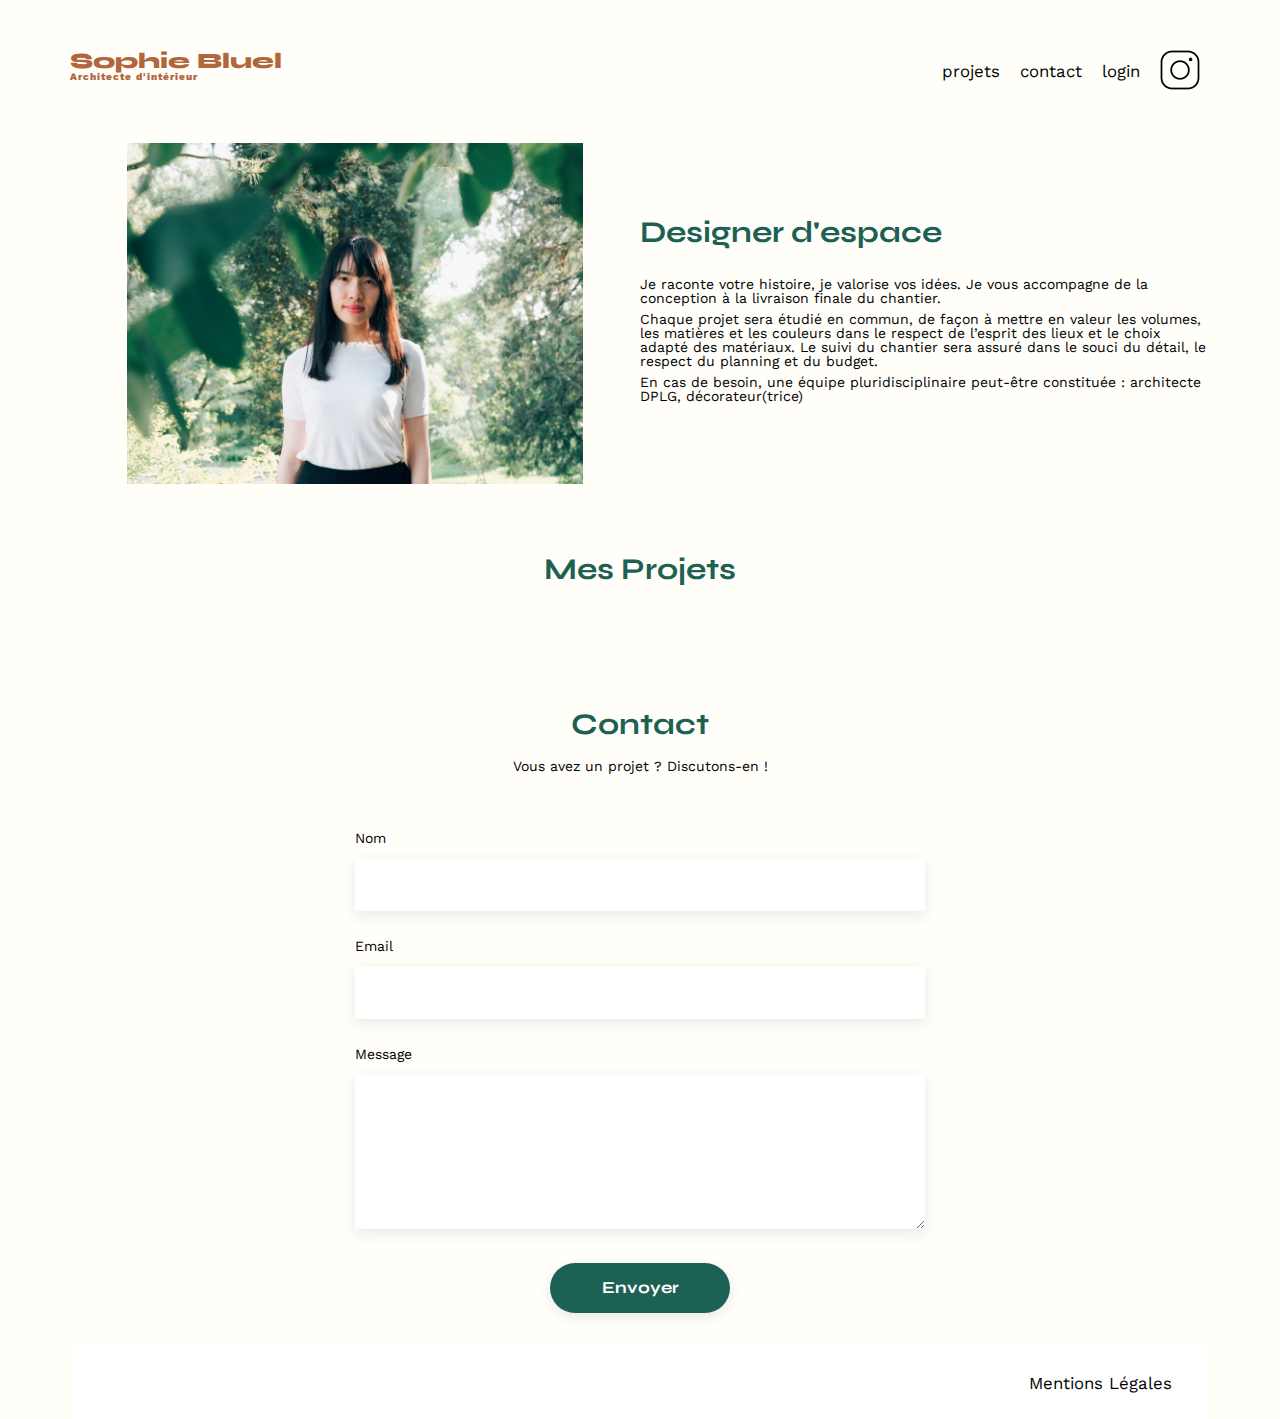
<file: index.html>
<!DOCTYPE html>
<html lang="fr">

<head>
	<meta charset="UTF-8">
	<title>Sophie Bluel - Architecte d'intérieur</title>
	<meta name="viewport" content="width=device-width, initial-scale=1.0">
	<link rel="preconnect" href="https://fonts.googleapis.com">
	<link rel="preconnect" href="https://fonts.gstatic.com" crossorigin>
	<link href="https://fonts.googleapis.com/css2?family=Syne:wght@700;800&family=Work+Sans&display=swap"
		rel="stylesheet">
	<meta name="description" content="">
	<link rel="stylesheet" href="https://cdnjs.cloudflare.com/ajax/libs/font-awesome/6.2.1/css/all.min.css"
		integrity="sha512-MV7K8+y+gLIBoVD59lQIYicR65iaqukzvf/nwasF0nqhPay5w/9lJmVM2hMDcnK1OnMGCdVK+iQrJ7lzPJQd1w=="
		crossorigin="anonymous" referrerpolicy="no-referrer">
	<link rel="stylesheet" href="./assets/style.css">
</head>

<body>
	<div class="edition-bar">

	</div>
	<header>
		<h1>Sophie Bluel <span>Architecte d'intérieur</span></h1>
		<nav>
			<ul>
				<li>projets</li>
				<li>contact</li>
				<li><a class="li-link" href="./login.html">login</a></li>
				<li><img src="./assets/icons/instagram.png" alt="Instagram"></li>
			</ul>
		</nav>
	</header>
	<main>
		<section id="introduction">
			<figure>
				<img src="./assets/images/sophie-bluel.png" alt="">
			</figure>
			<article>
				<h2>Designer d'espace</h2>
				<p>Je raconte votre histoire, je valorise vos idées. Je vous accompagne de la conception à la livraison
					finale du chantier.</p>
				<p>Chaque projet sera étudié en commun, de façon à mettre en valeur les volumes, les matières et les
					couleurs dans le respect de l’esprit des lieux et le choix adapté des matériaux. Le suivi du
					chantier sera assuré dans le souci du détail, le respect du planning et du budget.</p>
				<p>En cas de besoin, une équipe pluridisciplinaire peut-être constituée : architecte DPLG,
					décorateur(trice)</p>
			</article>
		</section>
		<section id="portfolio">
			<div class="project_title">
				<h2>Mes Projets</h2>
				<i class="fa-regular fa-pen-to-square iconTitle"></i>
				<a class="modify">Modifier</a>
			</div>
			<div class="buttons">
			</div>
			<div class="gallery">

			</div>
		</section>
		<section id="contact">
			<h2>Contact</h2>
			<p>Vous avez un projet ? Discutons-en !</p>
			<form action="#" method="post">
				<label for="name">Nom</label>
				<input type="text" name="name" id="name">
				<label for="email">Email</label>
				<input type="email" name="email" id="email">
				<label for="message">Message</label>
				<textarea name="message" id="message" cols="30" rows="10"></textarea>
				<input type="submit" value="Envoyer">
			</form>
		</section>
		<div id="modal" class="modal modalModif">
			<span class="close">&#10006;</span>
			<h2 class="modalTitle">Galerie Photo</h2>
			<div class="gallery modalGallery"></div>
			<hr class="separator">
			<div class="buttonModalContainer">
				<input id="addPhotoButton" type="submit" value="Ajouter une photo">
			</div>
			<p class="deleteGallery">Supprimer la galerie</p>
		</div>
		<div id="modal" class="modal modalAjout">
			<span class="close">&#10006;</span>
			<h2 class="modalTitle">Ajout photo</h2>
			<form class="formAjout" action="#" method="post">
				<label for="fileAjout"><i class="fa-regular fa-image"></i></label>
				<input class="fileInput" type="file" name="myInput" accept="image/*" required>
				<label for="titleAjout">Titre</label>
				<input type="text" name="titleAjout" id="titleAjout">
				<label for="catAjout">Catégorie</label>
				<select name="catAjout" id="catAjout">
				
				</select>
			</form>
			<hr class="separator">
			<div class="buttonModalContainer">
				<input id="addPhotoButton" type="submit" value="Valider">
			</div>
		</div>
	</main>

	<footer>
		<nav>
			<ul>
				<li>Mentions Légales</li>
			</ul>
		</nav>
	</footer>
	<script src="./script.js"></script>
</body>

</html>
</file>
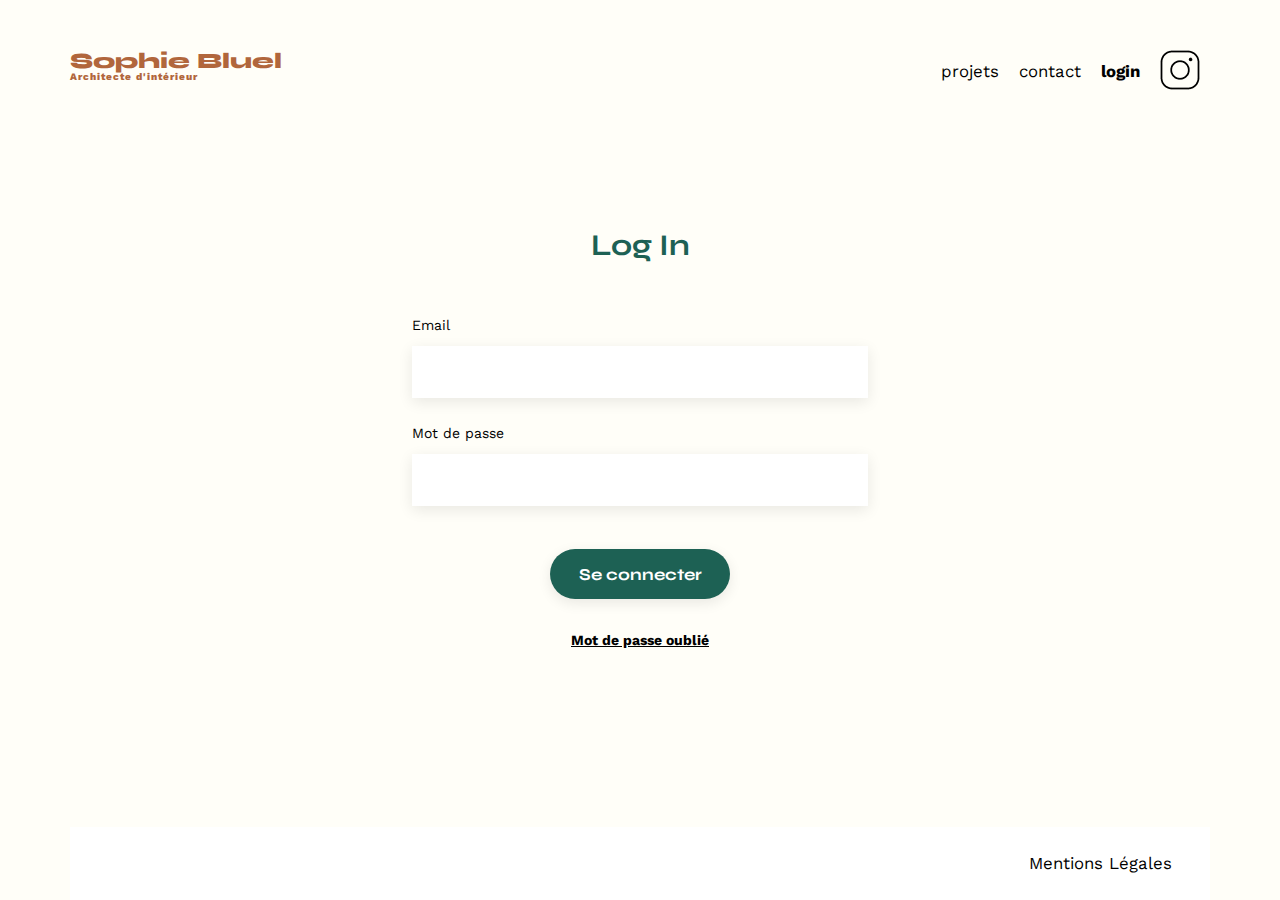
<file: login.html>
<!DOCTYPE html>
<html lang="fr">
<head>
	<meta charset="UTF-8">
	<title>Sophie Bluel - Architecte d'intérieur</title>
	<meta name="viewport" content="width=device-width, initial-scale=1.0">
	<link rel="preconnect" href="https://fonts.googleapis.com">
	<link rel="preconnect" href="https://fonts.gstatic.com" crossorigin>
	<link href="https://fonts.googleapis.com/css2?family=Syne:wght@700;800&family=Work+Sans&display=swap" rel="stylesheet">
	<meta name="description" content="">
	<link rel="stylesheet" href="./assets/style.css">
</head>
<body>
<header>
	<a href="./index.html" class="logo-link"><h1>Sophie Bluel <span>Architecte d'intérieur</span></h1></a>
	<nav>
		<ul>
			<li>projets</li>
			<li>contact</li>
			<li class="login-nav">login</li>
			<li><img src="./assets/icons/instagram.png" alt="Instagram"></li>
		</ul>
	</nav>
</header>

<section id="login">
    <h2>Log In</h2>
    <form action="#" method="post">
        <label for="email">Email</label>
        <input type="email" name="email" id="email" autocomplete="email">
        <label for="password">Mot de passe</label>
        <input type="password" name="password" id="password" autocomplete="current-password">
		<div class="wrong-pwd"></div>
        <input type="submit" id="connect-button" value="Se connecter">
    </form>
	
    <p><a class="forget-pswd" href="#">Mot de passe oublié</a></p>
</section>

<footer class="footer-login">
	<nav>
		<ul>
			<li>Mentions Légales</li>
		</ul>
	</nav>
</footer>
<script src="./login.js"></script>
</body>
</html>
</file>
<file: assets/style.css>
/* http://meyerweb.com/eric/tools/css/reset/
   v2.0 | 20110126
   License: none (public domain)
*/

html,
body,
div,
span,
applet,
object,
iframe,
h1,
h2,
h3,
h4,
h5,
h6,
p,
blockquote,
pre,
a,
abbr,
acronym,
address,
big,
cite,
code,
del,
dfn,
em,
img,
ins,
kbd,
q,
s,
samp,
small,
strike,
strong,
sub,
sup,
tt,
var,
b,
u,
i,
center,
dl,
dt,
dd,
ol,
ul,
li,
fieldset,
form,
label,
legend,
table,
caption,
tbody,
tfoot,
thead,
tr,
th,
td,
article,
aside,
canvas,
details,
embed,
figure,
figcaption,
footer,
header,
hgroup,
menu,
nav,
output,
ruby,
section,
summary,
time,
mark,
audio,
video {
	margin: 0;
	padding: 0;
	border: 0;
	font-size: 100%;
	font: inherit;
	vertical-align: baseline;
}

/* HTML5 display-role reset for older browsers */
article,
aside,
details,
figcaption,
figure,
footer,
header,
hgroup,
menu,
nav,
section {
	display: block;
}

body {
	line-height: 1;
	height: 100%;
}

ol,
ul {
	list-style: none;
}

blockquote,
q {
	quotes: none;
}

blockquote:before,
blockquote:after,
q:before,
q:after {
	content: '';
	content: none;
}

table {
	border-collapse: collapse;
	border-spacing: 0;
}

/** end reset css**/
body {
	max-width: 1140px;
	margin: auto;
	font-family: 'Work Sans';
	font-size: 14px;
	background-color: #FFFEF8;
}

header {
	display: flex;
	justify-content: space-between;
	margin: 50px 0
}

section {
	margin: 50px 0
}

h1 {
	display: flex;
	flex-direction: column;
	font-family: 'Syne';
	font-size: 22px;
	font-weight: 800;
	color: #B1663C
}

h1>span {
	font-family: 'Work Sans';
	font-size: 10px;
	letter-spacing: 0.1em;
	;
}

h2 {
	font-family: 'Syne';
	font-weight: 700;
	font-size: 30px;
	color: #1D6154
}

nav ul {
	display: flex;
	align-items: center;
	list-style-type: none;

}

nav li {
	padding: 0 10px;
	font-size: 1.2em;
}

nav li a {
	color: black;
	text-decoration: none;
}

nav li a:hover {
	color: #B1663C;
}


li:hover {
	color: #B1663C;
}

#introduction {
	display: flex;
	align-items: center;
}

#introduction figure {
	flex: 1
}

#introduction img {
	display: block;
	margin: auto;
	width: 80%;
}

#introduction article {
	flex: 1
}

#introduction h2 {
	margin-bottom: 1em;
}

#introduction p {
	margin-bottom: 0.5em;
}

#portfolio h2 {
	text-align: center;
	margin-bottom: 1em;
}

.gallery {
	width: 100%;
	display: grid;
	grid-template-columns: 1fr 1fr 1fr;
	grid-column-gap: 20px;
	grid-row-gap: 20px;
}

.gallery img {
	width: 100%;

}

#contact {
	width: 50%;
	margin: auto;
}

#contact>* {
	text-align: center;

}

#contact h2 {
	margin-bottom: 20px;
}

#contact form {
	text-align: left;
	margin-top: 30px;
	display: flex;
	flex-direction: column;
}

#contact input {
	height: 50px;
	font-size: 1.2em;
	border: none;
	box-shadow: 0px 4px 14px rgba(0, 0, 0, 0.09);
}

#contact label {
	margin: 2em 0 1em 0;
}

#contact textarea {
	border: none;
	box-shadow: 0px 4px 14px rgba(0, 0, 0, 0.09);
}

input[type="submit"] {
	font-family: 'Syne';
	font-weight: 700;
	color: white;
	background-color: #1D6154;
	margin: 2em auto;
	width: 180px;
	text-align: center;
	border-radius: 60px;
}

footer {

	background-color: white;
}

.footer-login {
	background-color: white;
	position: fixed;
	bottom: 0;
	width: 1140px;
}

footer nav ul {
	display: flex;
	justify-content: flex-end;
	padding: 2em;
}

/* Boutons */

.buttons {
	display: flex;
	align-items: center;
	justify-content: center;
	margin-top: 5px;
	margin-bottom: 20px;
}

.buttonStyle {
	display: flex;
	margin-right: 8px;
	margin-left: 8px;
	border-width: 1px;
	border-style: solid;
	border-color: #1D6154;
	font-family: Syne;
	color: #1D6154;
	border-radius: 30px;
	padding: 8px;
	font-weight: bold;
	cursor: pointer;
}

.buttonStyle:hover {
	background-color: #1D6154;
	color: white;
}

.buttonSelected {
	background-color: #1D6154;
	color: white;
}

/* Login page */

.login-nav {
	font-weight: bold;
}

/* Login form */


#login {
	width: 40%;
	margin: auto;
	margin-top: 12%;
}

#login>* {
	text-align: center;
}

#login h2 {
	margin-bottom: 20px;
}

#login form {
	text-align: left;
	margin-top: 30px;
	display: flex;
	flex-direction: column;
}

#login input {
	height: 50px;
	font-size: 1.2em;
	border: none;
	box-shadow: 0px 4px 14px rgba(0, 0, 0, 0.09);
}

#login label {
	margin: 2em 0 1em 0;
}

#login textarea {
	border: none;
	box-shadow: 0px 4px 14px rgba(0, 0, 0, 0.09);
}

.forget-pswd {
	color: black;
	font-weight: 700;
}

#connect-button {
	cursor: pointer;
}

.wrong-pwd {
	margin-top: 10px;
	font-weight: bold;
	color: red;
}

/* Barre "Mode édition"*/

.edition-bar {
	display: flex;
	justify-content: center;
	align-items: center;
	padding: 15px;
	background-color: black;
}

.iconBanner {
	padding-right: 8px;
}

.admin-text {
	color: white;
	padding-right: 30px;
	display: flex;
	flex-direction: row-reverse;
}


.publish-button {
	border-radius: 60px;
	border: none;
	padding: 11px 23px 11px 23px;
}

/* Bouton modifier projet */

.project_title {
	display: flex;
	align-items: center;
	justify-content: center;
}

.project_title h2 {
	padding: 20px;
}

.project_title a {

	margin-bottom: 30px
}

.iconTitle {
	padding-right: 8px;
	margin-bottom: 30px;
}

.hidden {
	display: none;
}


.logo-link {
	text-decoration: none;
}


/* Bouton modifier */

.modify {
	cursor: pointer;
}

/* Modale modification gallerie */

.modal {
	display: none;
	position: fixed;
	z-index: 2;
	left: 25%;
	top: 12.5%;
	width: 50%;
	height: 75%;
	overflow: auto;
	background-color: #FFFFFF;
	padding: 20px;
	border-radius: 10px;
}

.modal h2 {
	text-align: center;
	color: black;
	margin-bottom: 50px;
	margin-top: 50px;
	font-family: 'Work Sans';
	font-weight: lighter;
}

.close {
	color: black;
	float: right;
	font-size: 28px;
	font-weight: bold;
	cursor: pointer;
}

.separator {
	width: 90%;
	margin: 20px auto;
	margin-top: 50px;
	border: none;
	border-top: 2px solid #B3B3B3;
}

.buttonModalContainer {
	display: flex;
}


.deleteGallery {
	color: red;
	text-align: center;
	cursor: pointer;
}

.modalTitle {
	margin-bottom: 30px;
	margin-top: 30px;
}

.modalGallery {
	margin: auto;
	width: 80%;
	display: grid;
	grid-template-columns: repeat(5, 1fr);
	grid-column-gap: 15px;
	grid-row-gap: 0px;
}

.modal img {
	margin-bottom: 5px;
}

.modal span {
	font-weight: bold;
}

#addPhotoButton {
	font-family: 'Syne';
	font-weight: 700;
	color: white;
	background-color: #1D6154;
	margin: 2em auto;
	width: 250px;
	text-align: center;
	border-radius: 60px;
	height: 40px;
	font-size: 1.2em;
	border: none;
	box-shadow: 0px 4px 14px rgba(0, 0, 0, 0.09);
	cursor: pointer;
}


.gallery.modalGallery figure i.fa-trash-can {
	position: relative;
	top: 15%;
	left: 75%;
	color: white;
	background-color: black;
	padding: 5px;
	border-radius: 10%;
	cursor: pointer;
}


/* Modale d'ajout de photos */

.formAjout {
	text-align: left;
	margin-top: 30px;
	display: flex;
	flex-direction: column;
	width: 50%;
	margin: auto;
}

.formAjout>* {
	font-weight: bold;

}

.formAjout h2 {
	margin-bottom: 20px;
}


.formAjout input {
	height: 50px;
	font-size: 1.2em;
	border: none;
	box-shadow: 0px 4px 14px rgba(0, 0, 0, 0.09);
}

.formAjout select {
	height: 50px;
	font-size: 1.2em;
	border: none;
	box-shadow: 0px 4px 14px rgba(0, 0, 0, 0.09);
}

.formAjout label {
	margin: 2em 0 1em 0;
}

.formAjout textarea {
	border: none;
	box-shadow: 0px 4px 14px rgba(0, 0, 0, 0.09);
}


.fileInput{
	background-color: #E8F1F6;
}

/* Overlay assombrire body */

.overlay {
	position: fixed;
	top: 0;
	left: 0;
	width: 100%;
	height: 100%;
	background-color: rgba(0, 0, 0, 0.2);
	z-index: 1;
}
</file>
